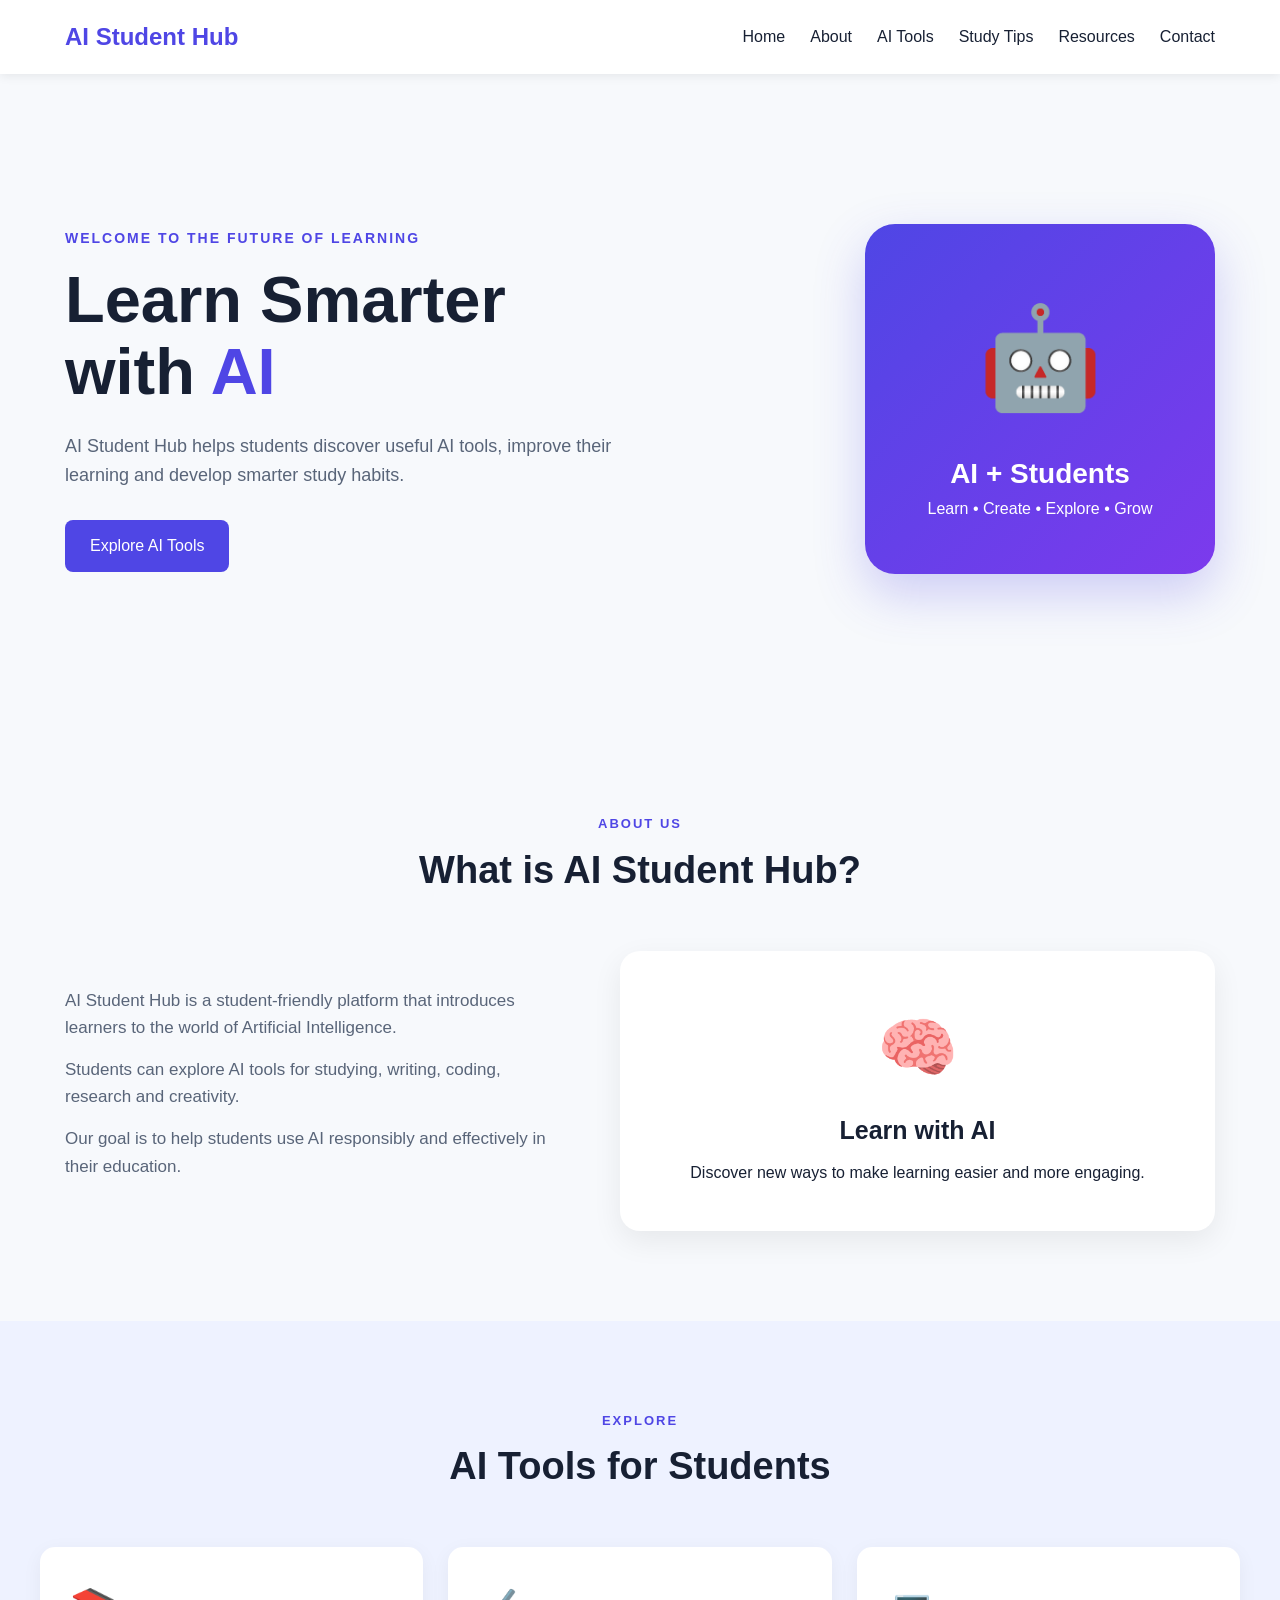
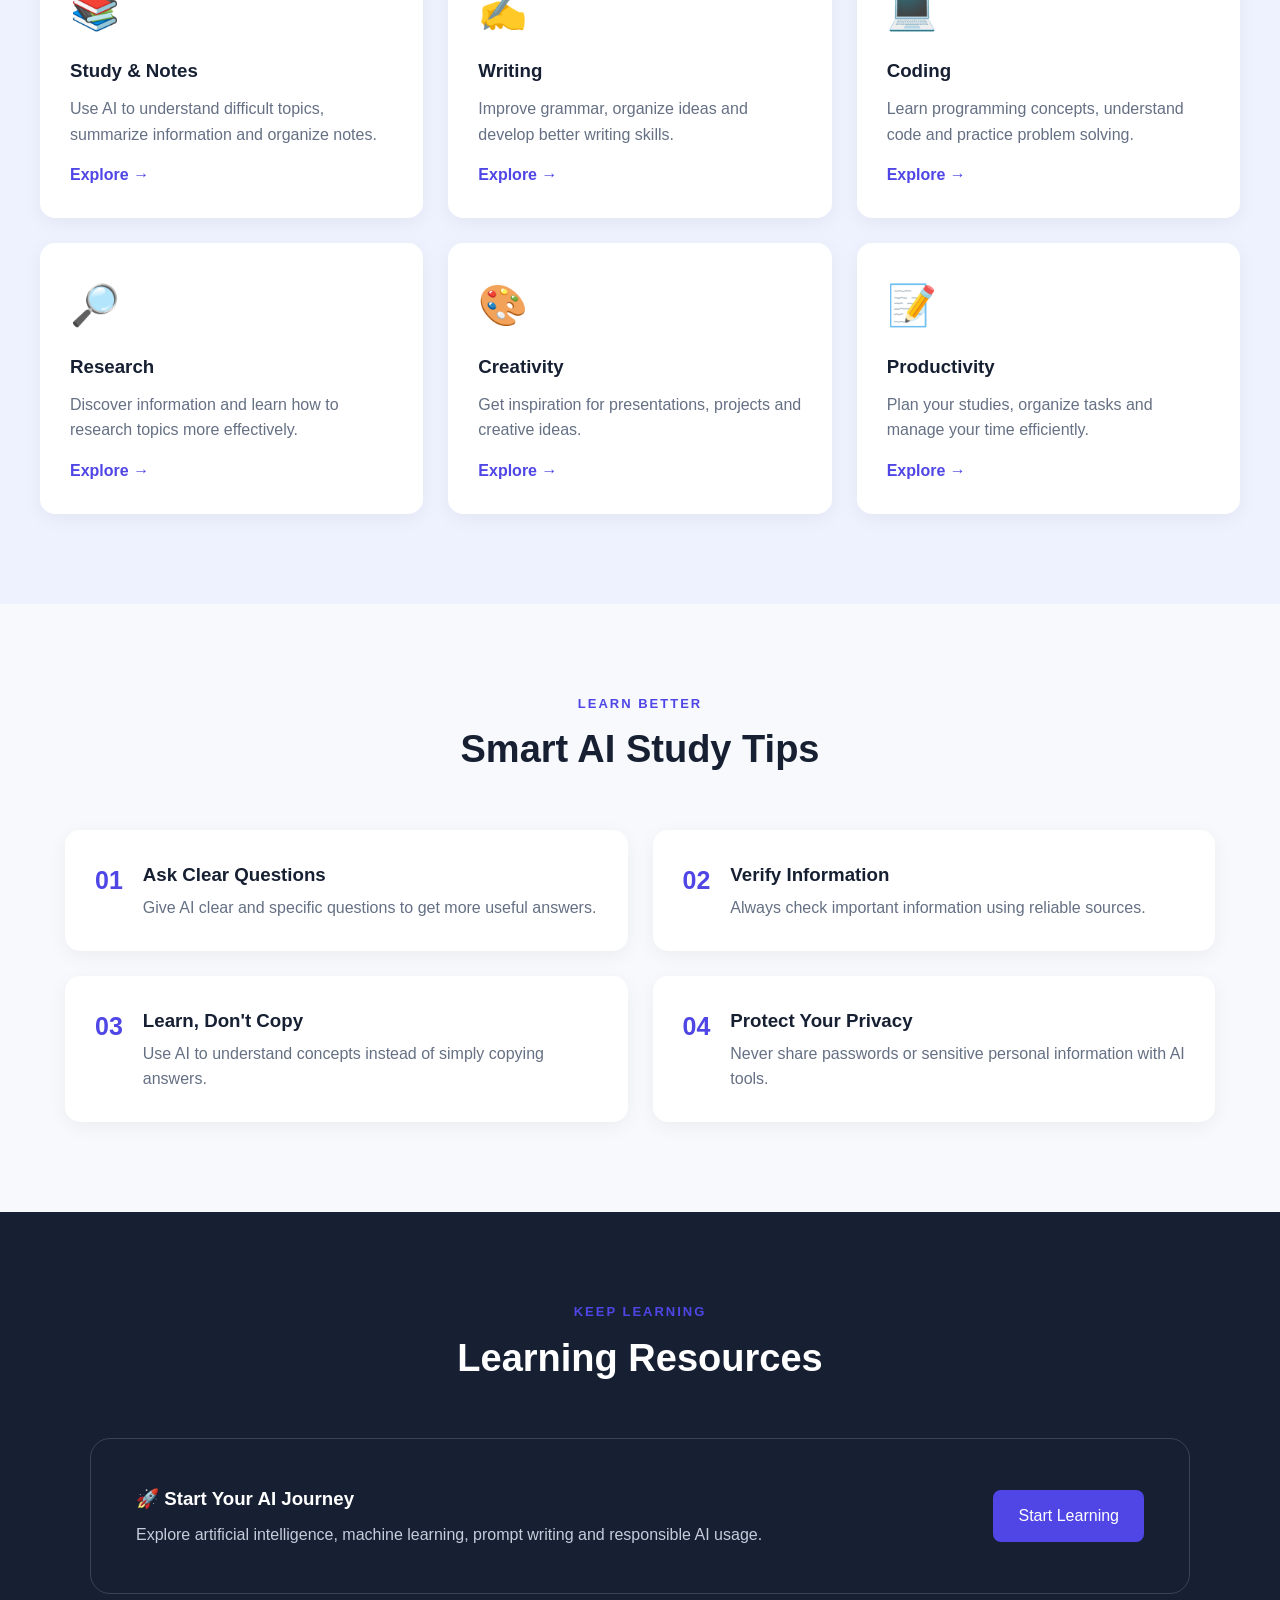
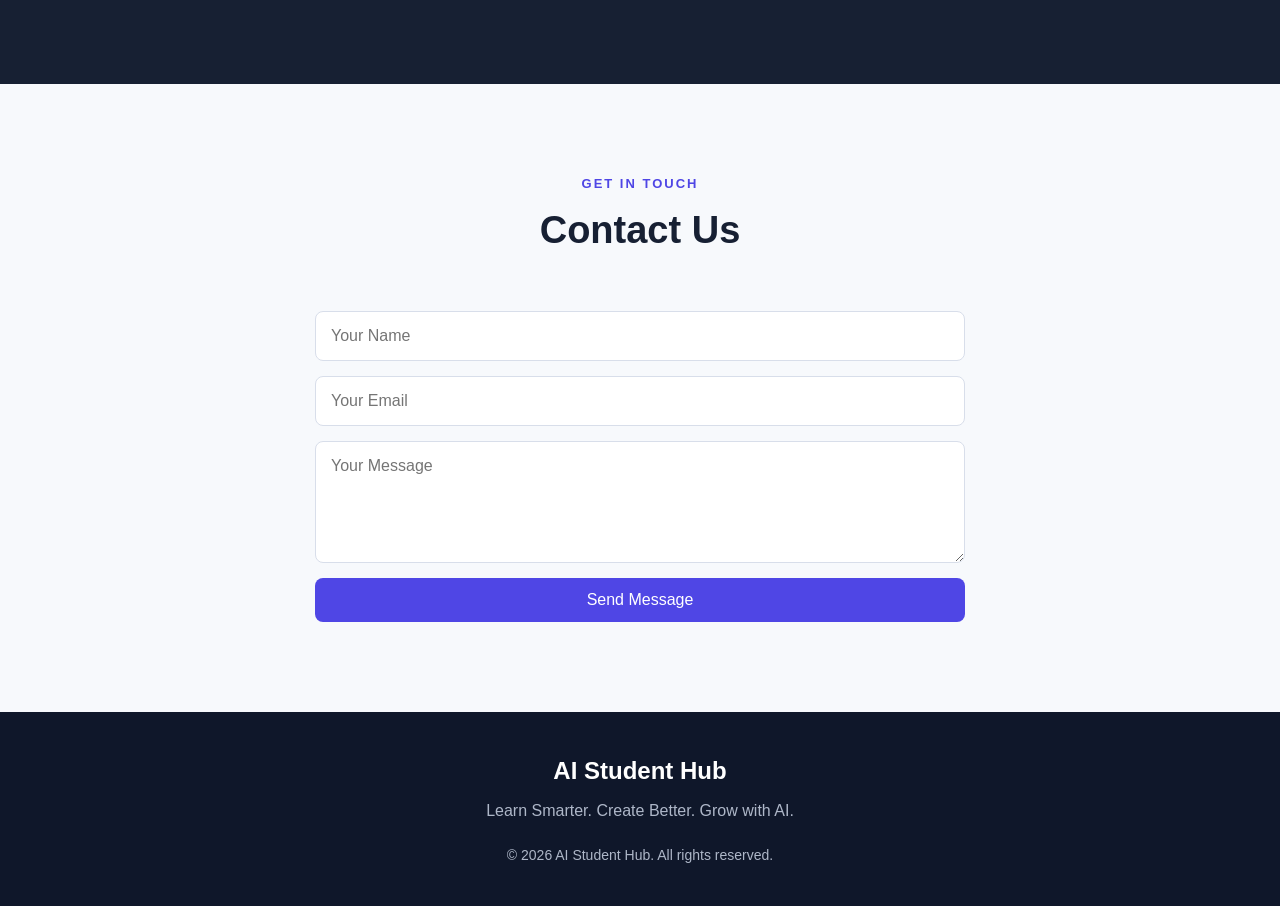
<file: index.html>
<!DOCTYPE html>
<html lang="en">

<head>
    <meta charset="UTF-8">
    <meta name="viewport" content="width=device-width, initial-scale=1.0">
    <title>AI Student Hub</title>
    <link rel="stylesheet" href="style.css">
</head>

<body>

    <!-- Navigation -->
    <header>
        <nav class="navbar">

            <div class="logo">AI Student Hub</div>

            <ul class="nav-links">
                <li><a href="#home">Home</a></li>
                <li><a href="#about">About</a></li>
                <li><a href="#tools">AI Tools</a></li>
                <li><a href="#tips">Study Tips</a></li>
                <li><a href="#resources">Resources</a></li>
                <li><a href="#contact">Contact</a></li>
            </ul>

        </nav>
    </header>


    <!-- HOME -->
    <section id="home" class="hero">

        <div class="hero-content">

            <p class="tagline">
                WELCOME TO THE FUTURE OF LEARNING
            </p>

            <h1>
                Learn Smarter<br>
                with <span>AI</span>
            </h1>

            <p>
                AI Student Hub helps students discover useful AI tools,
                improve their learning and develop smarter study habits.
            </p>

            <a href="#tools" class="btn">
                Explore AI Tools
            </a>

        </div>


        <div class="hero-card">

            <div class="robot">🤖</div>

            <h2>AI + Students</h2>

            <p>
                Learn • Create • Explore • Grow
            </p>

        </div>

    </section>


    <!-- ABOUT -->
    <section id="about" class="section">

        <div class="section-title">

            <p>ABOUT US</p>

            <h2>
                What is AI Student Hub?
            </h2>

        </div>


        <div class="about-content">

            <div class="about-text">

                <p>
                    AI Student Hub is a student-friendly platform
                    that introduces learners to the world of
                    Artificial Intelligence.
                </p>

                <p>
                    Students can explore AI tools for studying,
                    writing, coding, research and creativity.
                </p>

                <p>
                    Our goal is to help students use AI responsibly
                    and effectively in their education.
                </p>

            </div>


            <div class="about-box">

                <div>🧠</div>

                <h3>
                    Learn with AI
                </h3>

                <p>
                    Discover new ways to make learning easier
                    and more engaging.
                </p>

            </div>

        </div>

    </section>


    <!-- AI TOOLS -->
    <section id="tools" class="section tools-section">

        <div class="section-title">

            <p>EXPLORE</p>

            <h2>
                AI Tools for Students
            </h2>

        </div>


        <div class="cards">


            <!-- Study -->
            <div class="card">

                <div class="icon">📚</div>

                <h3>
                    Study & Notes
                </h3>

                <p>
                    Use AI to understand difficult topics,
                    summarize information and organize notes.
                </p>

                <a href="study.html">
                    Explore →
                </a>

            </div>


            <!-- Writing -->
            <div class="card">

                <div class="icon">✍️</div>

                <h3>
                    Writing
                </h3>

                <p>
                    Improve grammar, organize ideas and
                    develop better writing skills.
                </p>

                <a href="writing.html">
                    Explore →
                </a>

            </div>


            <!-- Coding -->
            <div class="card">

                <div class="icon">💻</div>

                <h3>
                    Coding
                </h3>

                <p>
                    Learn programming concepts, understand
                    code and practice problem solving.
                </p>

                <a href="coding.html">
                    Explore →
                </a>

            </div>


            <!-- Research -->
            <div class="card">

                <div class="icon">🔎</div>

                <h3>
                    Research
                </h3>

                <p>
                    Discover information and learn how to
                    research topics more effectively.
                </p>

                <a href="research.html">
                    Explore →
                </a>

            </div>


            <!-- Creativity -->
            <div class="card">

                <div class="icon">🎨</div>

                <h3>
                    Creativity
                </h3>

                <p>
                    Get inspiration for presentations,
                    projects and creative ideas.
                </p>

                <a href="creativity.html">
                    Explore →
                </a>

            </div>


            <!-- Productivity -->
            <div class="card">

                <div class="icon">📝</div>

                <h3>
                    Productivity
                </h3>

                <p>
                    Plan your studies, organize tasks and
                    manage your time efficiently.
                </p>

                <a href="productivity.html">
                    Explore →
                </a>

            </div>

        </div>

    </section>


    <!-- STUDY TIPS -->
    <section id="tips" class="section">

        <div class="section-title">

            <p>LEARN BETTER</p>

            <h2>
                Smart AI Study Tips
            </h2>

        </div>


        <div class="tips">


            <div class="tip">

                <span>01</span>

                <div>

                    <h3>
                        Ask Clear Questions
                    </h3>

                    <p>
                        Give AI clear and specific questions
                        to get more useful answers.
                    </p>

                </div>

            </div>


            <div class="tip">

                <span>02</span>

                <div>

                    <h3>
                        Verify Information
                    </h3>

                    <p>
                        Always check important information
                        using reliable sources.
                    </p>

                </div>

            </div>


            <div class="tip">

                <span>03</span>

                <div>

                    <h3>
                        Learn, Don't Copy
                    </h3>

                    <p>
                        Use AI to understand concepts instead
                        of simply copying answers.
                    </p>

                </div>

            </div>


            <div class="tip">

                <span>04</span>

                <div>

                    <h3>
                        Protect Your Privacy
                    </h3>

                    <p>
                        Never share passwords or sensitive
                        personal information with AI tools.
                    </p>

                </div>

            </div>

        </div>

    </section>


    <!-- RESOURCES -->
    <section id="resources" class="section resources-section">

        <div class="section-title">

            <p>KEEP LEARNING</p>

            <h2>
                Learning Resources
            </h2>

        </div>


        <div class="resource-box">

            <div>

                <h3>
                    🚀 Start Your AI Journey
                </h3>

                <p>
                    Explore artificial intelligence,
                    machine learning, prompt writing
                    and responsible AI usage.
                </p>

            </div>

            <a href="#contact" class="btn">
                Start Learning
            </a>

        </div>

    </section>


    <!-- CONTACT -->
    <section id="contact" class="section">

        <div class="section-title">

            <p>GET IN TOUCH</p>

            <h2>
                Contact Us
            </h2>

        </div>


        <form class="contact-form">

            <input
                type="text"
                placeholder="Your Name"
                required
            >

            <input
                type="email"
                placeholder="Your Email"
                required
            >

            <textarea
                rows="5"
                placeholder="Your Message"
                required
            ></textarea>

            <button type="submit" class="btn">
                Send Message
            </button>

        </form>

    </section>


    <!-- FOOTER -->
    <footer>

        <div class="footer-logo">
            AI Student Hub
        </div>

        <p>
            Learn Smarter. Create Better. Grow with AI.
        </p>

        <p class="copyright">
            © 2026 AI Student Hub. All rights reserved.
        </p>

    </footer>

</body>

</html>
</file>
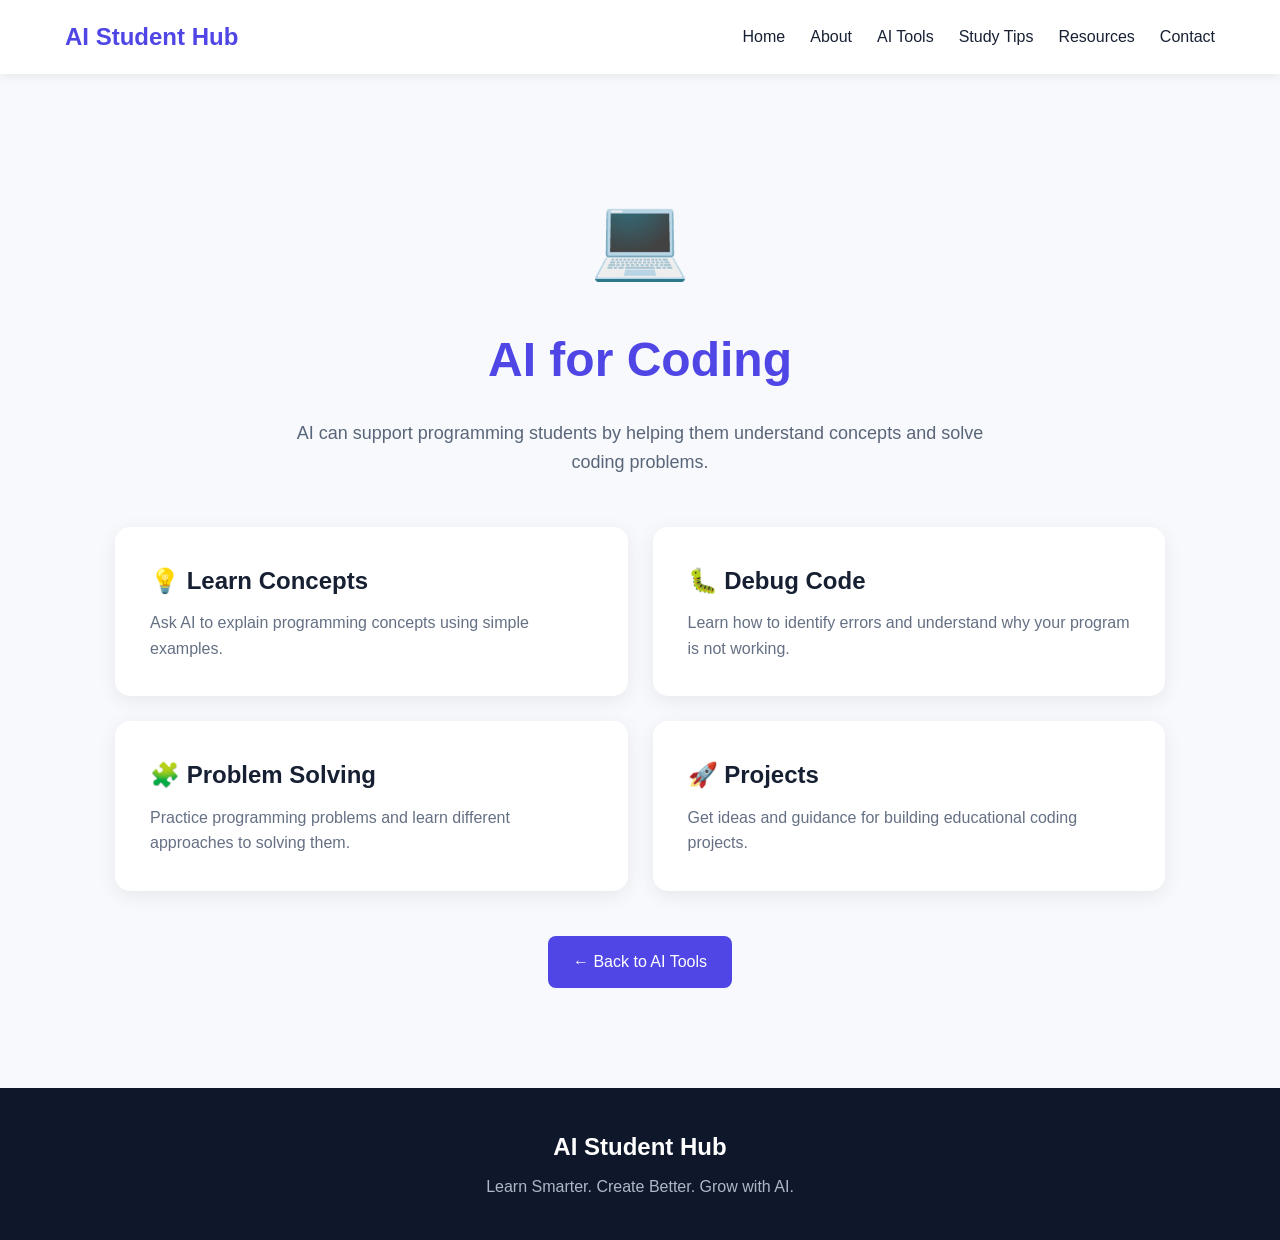
<file: coding.html>
<!DOCTYPE html>
<html lang="en">

<head>

    <meta charset="UTF-8">

    <meta name="viewport"
          content="width=device-width, initial-scale=1.0">

    <title>Coding | AI Student Hub</title>

    <link rel="stylesheet" href="style.css">

</head>

<body>

<header>

    <nav class="navbar">

        <div class="logo">
            AI Student Hub
        </div>

        <ul class="nav-links">

            <li><a href="index.html">Home</a></li>

            <li><a href="index.html#about">About</a></li>

            <li><a href="index.html#tools">AI Tools</a></li>

            <li><a href="index.html#tips">Study Tips</a></li>

            <li><a href="index.html#resources">Resources</a></li>

            <li><a href="index.html#contact">Contact</a></li>

        </ul>

    </nav>

</header>


<section class="detail-page">

    <div class="detail-icon">
        💻
    </div>

    <h1>
        AI for Coding
    </h1>

    <p class="detail-intro">
        AI can support programming students by helping
        them understand concepts and solve coding problems.
    </p>


    <div class="detail-cards">

        <div class="detail-card">

            <h2>
                💡 Learn Concepts
            </h2>

            <p>
                Ask AI to explain programming concepts
                using simple examples.
            </p>

        </div>


        <div class="detail-card">

            <h2>
                🐛 Debug Code
            </h2>

            <p>
                Learn how to identify errors and understand
                why your program is not working.
            </p>

        </div>


        <div class="detail-card">

            <h2>
                🧩 Problem Solving
            </h2>

            <p>
                Practice programming problems and learn
                different approaches to solving them.
            </p>

        </div>


        <div class="detail-card">

            <h2>
                🚀 Projects
            </h2>

            <p>
                Get ideas and guidance for building
                educational coding projects.
            </p>

        </div>

    </div>


    <a href="index.html#tools" class="back-btn">
        ← Back to AI Tools
    </a>

</section>


<footer>

    <div class="footer-logo">
        AI Student Hub
    </div>

    <p>
        Learn Smarter. Create Better. Grow with AI.
    </p>

</footer>

</body>

</html>
</file>
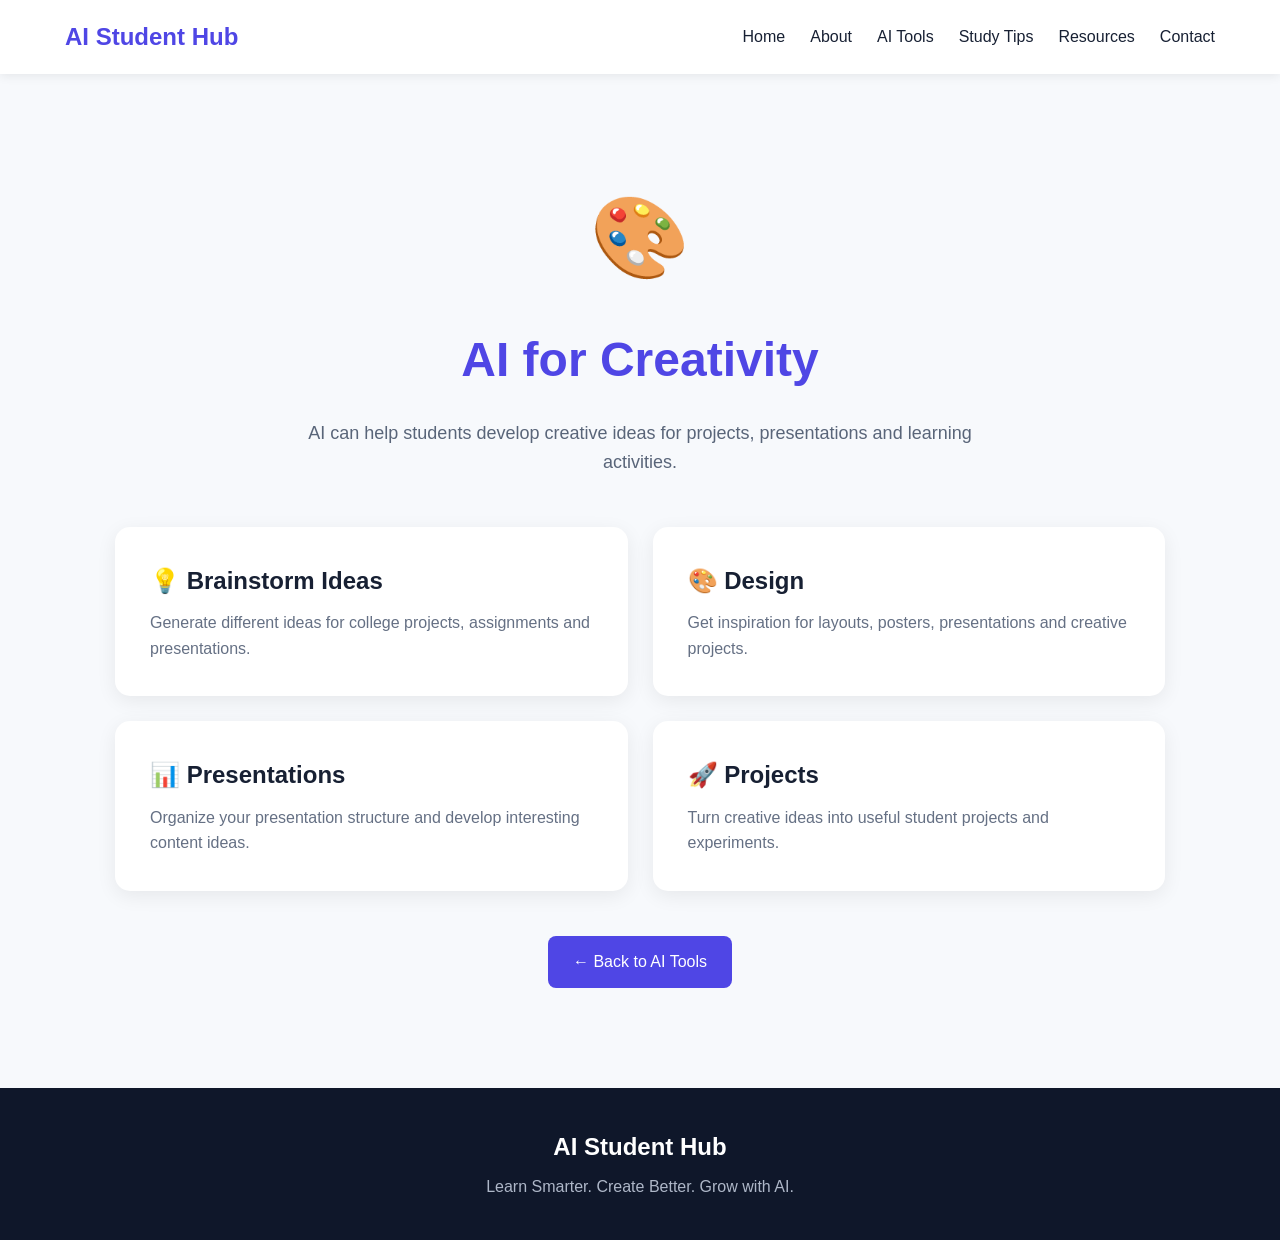
<file: creativity.html>
<!DOCTYPE html>
<html lang="en">

<head>

    <meta charset="UTF-8">

    <meta name="viewport"
          content="width=device-width, initial-scale=1.0">

    <title>Creativity | AI Student Hub</title>

    <link rel="stylesheet" href="style.css">

</head>

<body>

<header>

    <nav class="navbar">

        <div class="logo">
            AI Student Hub
        </div>

        <ul class="nav-links">

            <li><a href="index.html">Home</a></li>

            <li><a href="index.html#about">About</a></li>

            <li><a href="index.html#tools">AI Tools</a></li>

            <li><a href="index.html#tips">Study Tips</a></li>

            <li><a href="index.html#resources">Resources</a></li>

            <li><a href="index.html#contact">Contact</a></li>

        </ul>

    </nav>

</header>


<section class="detail-page">

    <div class="detail-icon">
        🎨
    </div>

    <h1>
        AI for Creativity
    </h1>

    <p class="detail-intro">
        AI can help students develop creative ideas
        for projects, presentations and learning activities.
    </p>


    <div class="detail-cards">

        <div class="detail-card">

            <h2>
                💡 Brainstorm Ideas
            </h2>

            <p>
                Generate different ideas for college projects,
                assignments and presentations.
            </p>

        </div>


        <div class="detail-card">

            <h2>
                🎨 Design
            </h2>

            <p>
                Get inspiration for layouts, posters,
                presentations and creative projects.
            </p>

        </div>


        <div class="detail-card">

            <h2>
                📊 Presentations
            </h2>

            <p>
                Organize your presentation structure and
                develop interesting content ideas.
            </p>

        </div>


        <div class="detail-card">

            <h2>
                🚀 Projects
            </h2>

            <p>
                Turn creative ideas into useful student
                projects and experiments.
            </p>

        </div>

    </div>


    <a href="index.html#tools" class="back-btn">
        ← Back to AI Tools
    </a>

</section>


<footer>

    <div class="footer-logo">
        AI Student Hub
    </div>

    <p>
        Learn Smarter. Create Better. Grow with AI.
    </p>

</footer>

</body>

</html>
</file>
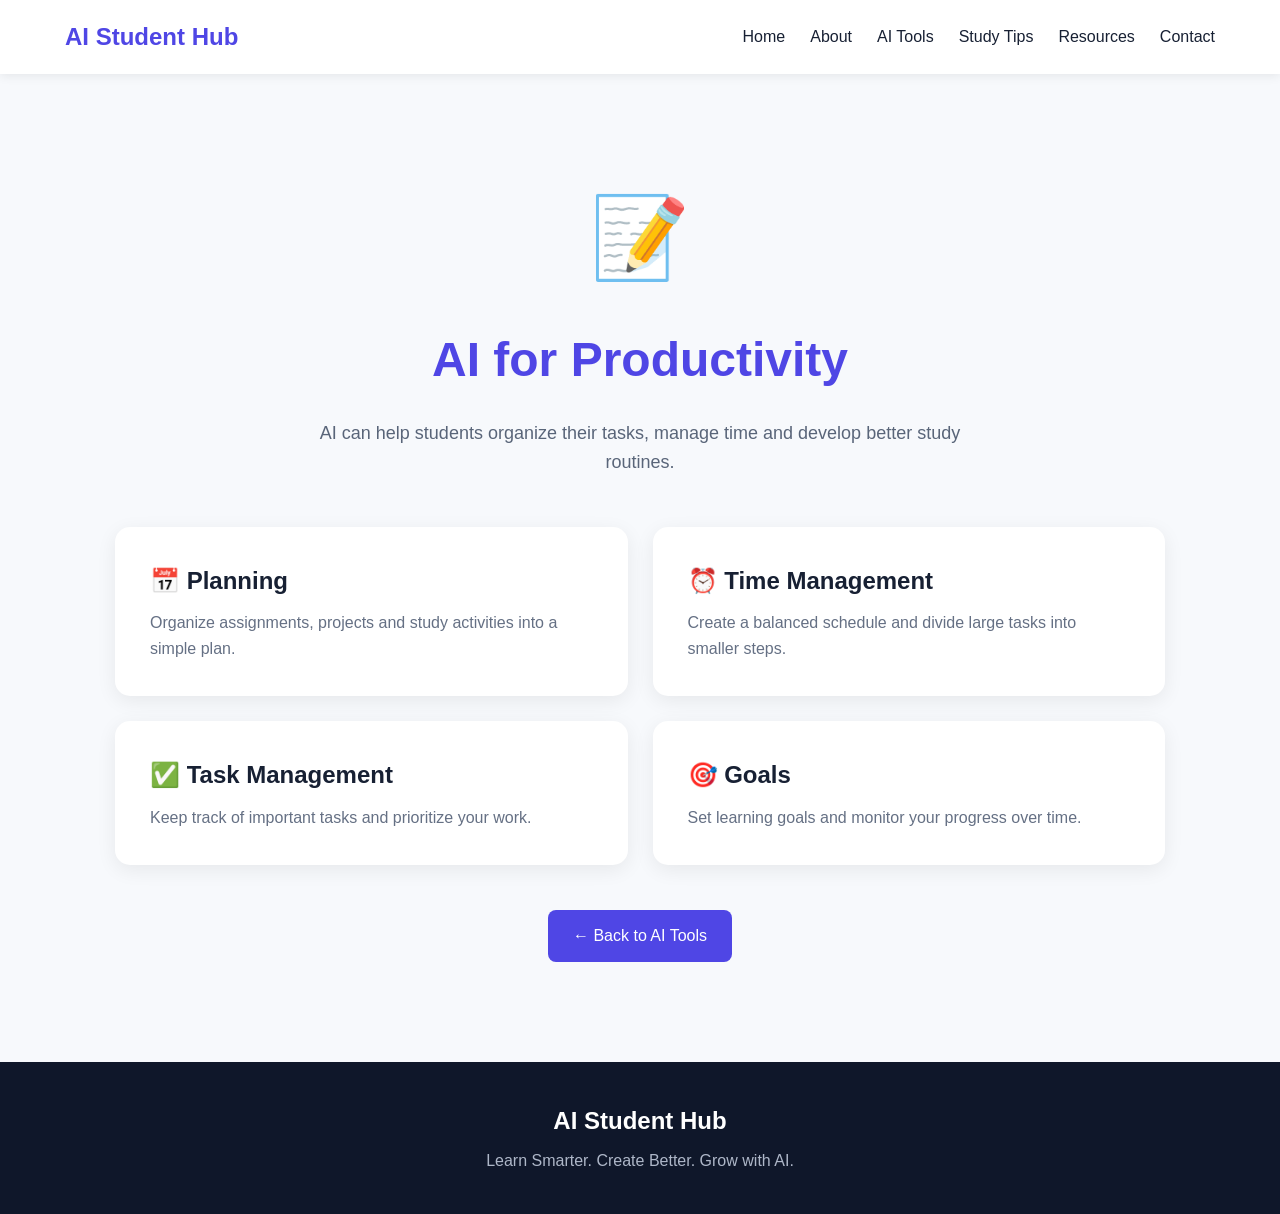
<file: productivity.html>
<!DOCTYPE html>
<html lang="en">

<head>

    <meta charset="UTF-8">

    <meta name="viewport"
          content="width=device-width, initial-scale=1.0">

    <title>Productivity | AI Student Hub</title>

    <link rel="stylesheet" href="style.css">

</head>

<body>

<header>

    <nav class="navbar">

        <div class="logo">
            AI Student Hub
        </div>

        <ul class="nav-links">

            <li><a href="index.html">Home</a></li>

            <li><a href="index.html#about">About</a></li>

            <li><a href="index.html#tools">AI Tools</a></li>

            <li><a href="index.html#tips">Study Tips</a></li>

            <li><a href="index.html#resources">Resources</a></li>

            <li><a href="index.html#contact">Contact</a></li>

        </ul>

    </nav>

</header>


<section class="detail-page">

    <div class="detail-icon">
        📝
    </div>

    <h1>
        AI for Productivity
    </h1>

    <p class="detail-intro">
        AI can help students organize their tasks,
        manage time and develop better study routines.
    </p>


    <div class="detail-cards">

        <div class="detail-card">

            <h2>
                📅 Planning
            </h2>

            <p>
                Organize assignments, projects and study
                activities into a simple plan.
            </p>

        </div>


        <div class="detail-card">

            <h2>
                ⏰ Time Management
            </h2>

            <p>
                Create a balanced schedule and divide
                large tasks into smaller steps.
            </p>

        </div>


        <div class="detail-card">

            <h2>
                ✅ Task Management
            </h2>

            <p>
                Keep track of important tasks and
                prioritize your work.
            </p>

        </div>


        <div class="detail-card">

            <h2>
                🎯 Goals
            </h2>

            <p>
                Set learning goals and monitor your
                progress over time.
            </p>

        </div>

    </div>


    <a href="index.html#tools" class="back-btn">
        ← Back to AI Tools
    </a>

</section>


<footer>

    <div class="footer-logo">
        AI Student Hub
    </div>

    <p>
        Learn Smarter. Create Better. Grow with AI.
    </p>

</footer>

</body>

</html>
</file>
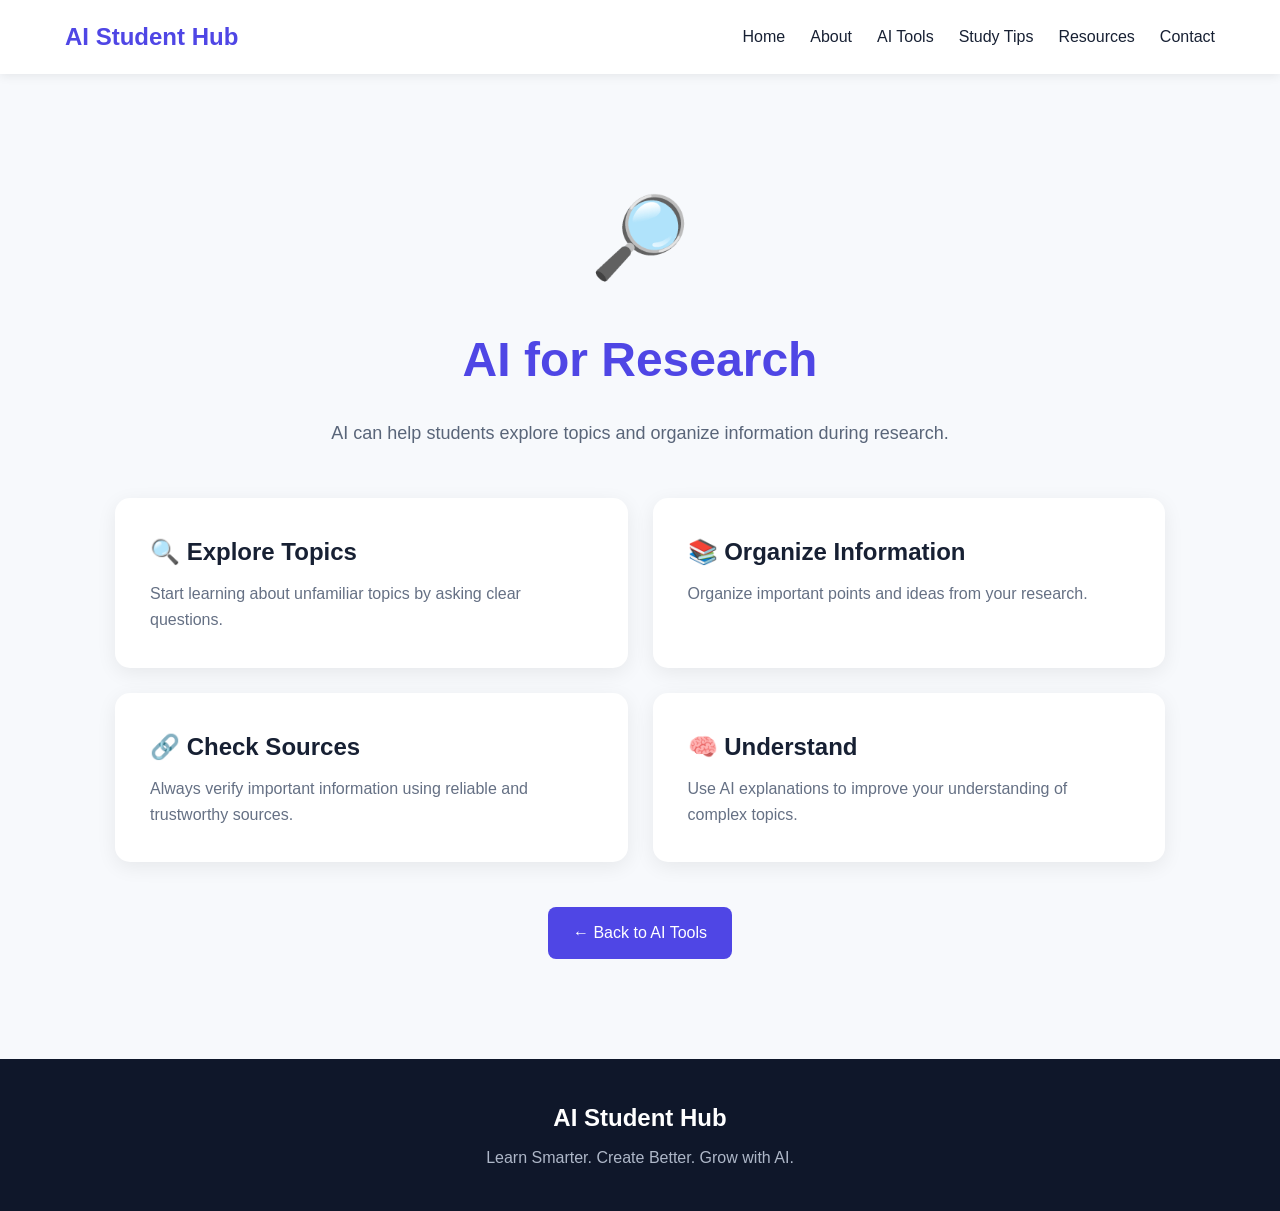
<file: research.html>
<!DOCTYPE html>
<html lang="en">

<head>

    <meta charset="UTF-8">

    <meta name="viewport"
          content="width=device-width, initial-scale=1.0">

    <title>Research | AI Student Hub</title>

    <link rel="stylesheet" href="style.css">

</head>

<body>

<header>

    <nav class="navbar">

        <div class="logo">
            AI Student Hub
        </div>

        <ul class="nav-links">

            <li><a href="index.html">Home</a></li>

            <li><a href="index.html#about">About</a></li>

            <li><a href="index.html#tools">AI Tools</a></li>

            <li><a href="index.html#tips">Study Tips</a></li>

            <li><a href="index.html#resources">Resources</a></li>

            <li><a href="index.html#contact">Contact</a></li>

        </ul>

    </nav>

</header>


<section class="detail-page">

    <div class="detail-icon">
        🔎
    </div>

    <h1>
        AI for Research
    </h1>

    <p class="detail-intro">
        AI can help students explore topics and organize
        information during research.
    </p>


    <div class="detail-cards">

        <div class="detail-card">

            <h2>
                🔍 Explore Topics
            </h2>

            <p>
                Start learning about unfamiliar topics
                by asking clear questions.
            </p>

        </div>


        <div class="detail-card">

            <h2>
                📚 Organize Information
            </h2>

            <p>
                Organize important points and ideas
                from your research.
            </p>

        </div>


        <div class="detail-card">

            <h2>
                🔗 Check Sources
            </h2>

            <p>
                Always verify important information using
                reliable and trustworthy sources.
            </p>

        </div>


        <div class="detail-card">

            <h2>
                🧠 Understand
            </h2>

            <p>
                Use AI explanations to improve your
                understanding of complex topics.
            </p>

        </div>

    </div>


    <a href="index.html#tools" class="back-btn">
        ← Back to AI Tools
    </a>

</section>


<footer>

    <div class="footer-logo">
        AI Student Hub
    </div>

    <p>
        Learn Smarter. Create Better. Grow with AI.
    </p>

</footer>

</body>

</html>
</file>
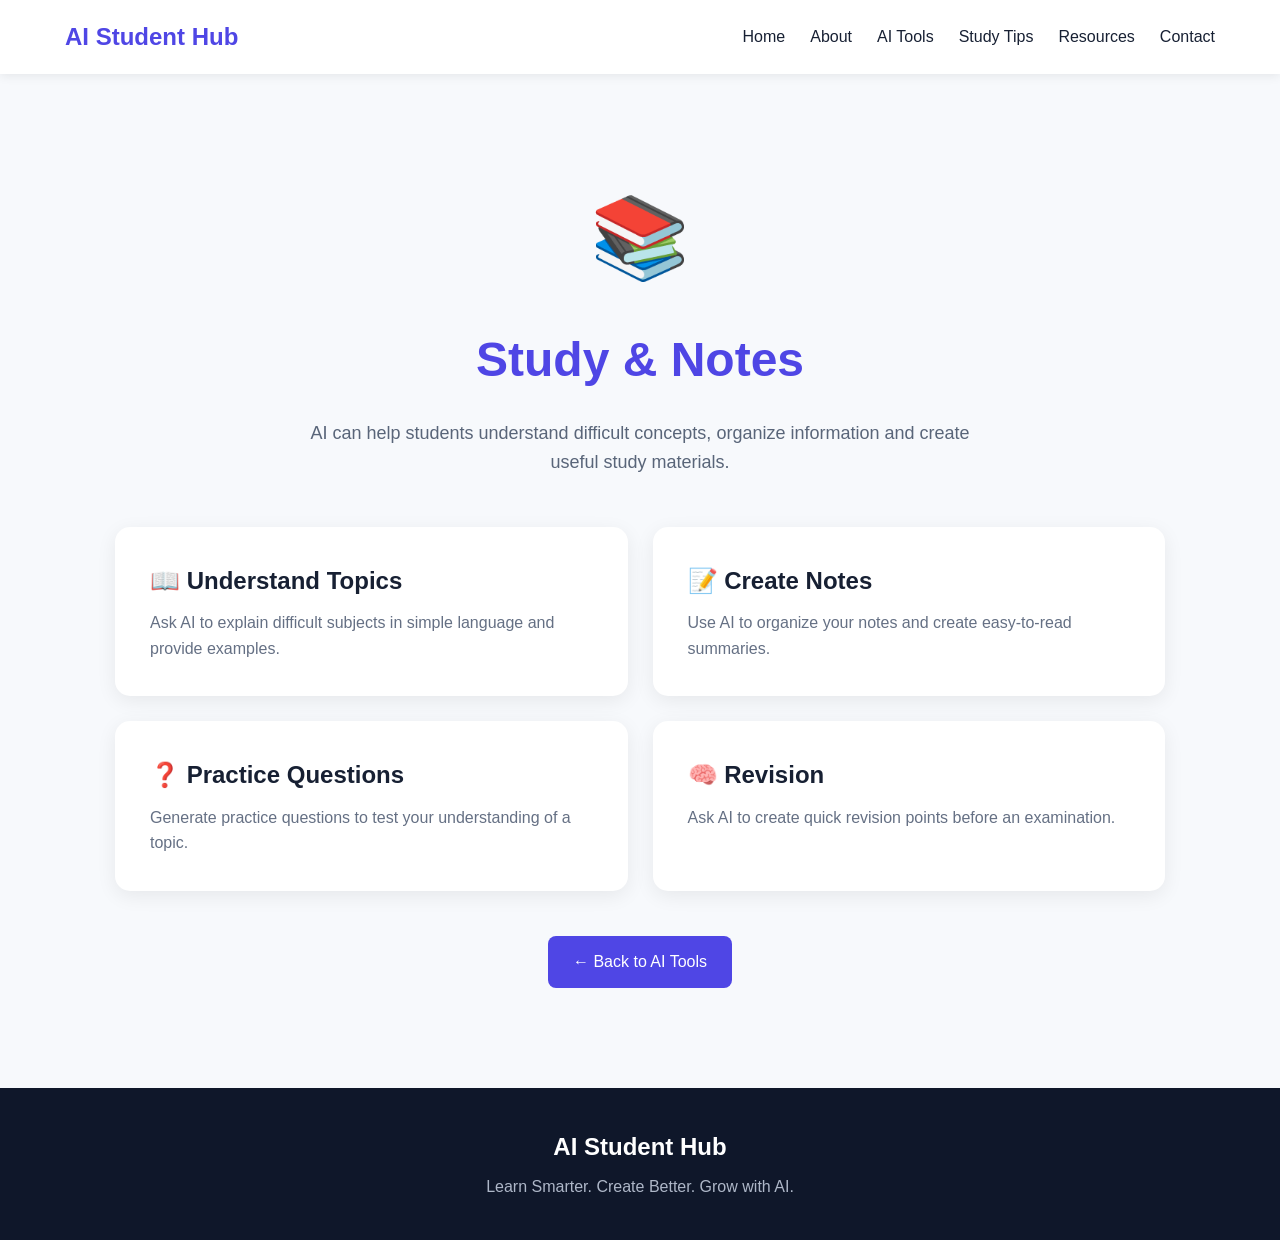
<file: study.html>
<!DOCTYPE html>
<html lang="en">

<head>
    <meta charset="UTF-8">
    <meta name="viewport" content="width=device-width, initial-scale=1.0">

    <title>Study & Notes | AI Student Hub</title>

    <link rel="stylesheet" href="style.css">
</head>

<body>

<header>

    <nav class="navbar">

        <div class="logo">
            AI Student Hub
        </div>

        <ul class="nav-links">

            <li>
                <a href="index.html">Home</a>
            </li>

            <li>
                <a href="index.html#about">About</a>
            </li>

            <li>
                <a href="index.html#tools">AI Tools</a>
            </li>

            <li>
                <a href="index.html#tips">Study Tips</a>
            </li>

            <li>
                <a href="index.html#resources">Resources</a>
            </li>

            <li>
                <a href="index.html#contact">Contact</a>
            </li>

        </ul>

    </nav>

</header>


<section class="detail-page">

    <div class="detail-icon">
        📚
    </div>

    <h1>
        Study & Notes
    </h1>

    <p class="detail-intro">
        AI can help students understand difficult concepts,
        organize information and create useful study materials.
    </p>


    <div class="detail-cards">

        <div class="detail-card">

            <h2>
                📖 Understand Topics
            </h2>

            <p>
                Ask AI to explain difficult subjects
                in simple language and provide examples.
            </p>

        </div>


        <div class="detail-card">

            <h2>
                📝 Create Notes
            </h2>

            <p>
                Use AI to organize your notes and create
                easy-to-read summaries.
            </p>

        </div>


        <div class="detail-card">

            <h2>
                ❓ Practice Questions
            </h2>

            <p>
                Generate practice questions to test
                your understanding of a topic.
            </p>

        </div>


        <div class="detail-card">

            <h2>
                🧠 Revision
            </h2>

            <p>
                Ask AI to create quick revision points
                before an examination.
            </p>

        </div>

    </div>


    <a href="index.html#tools" class="back-btn">
        ← Back to AI Tools
    </a>

</section>


<footer>

    <div class="footer-logo">
        AI Student Hub
    </div>

    <p>
        Learn Smarter. Create Better. Grow with AI.
    </p>

</footer>

</body>

</html>
</file>
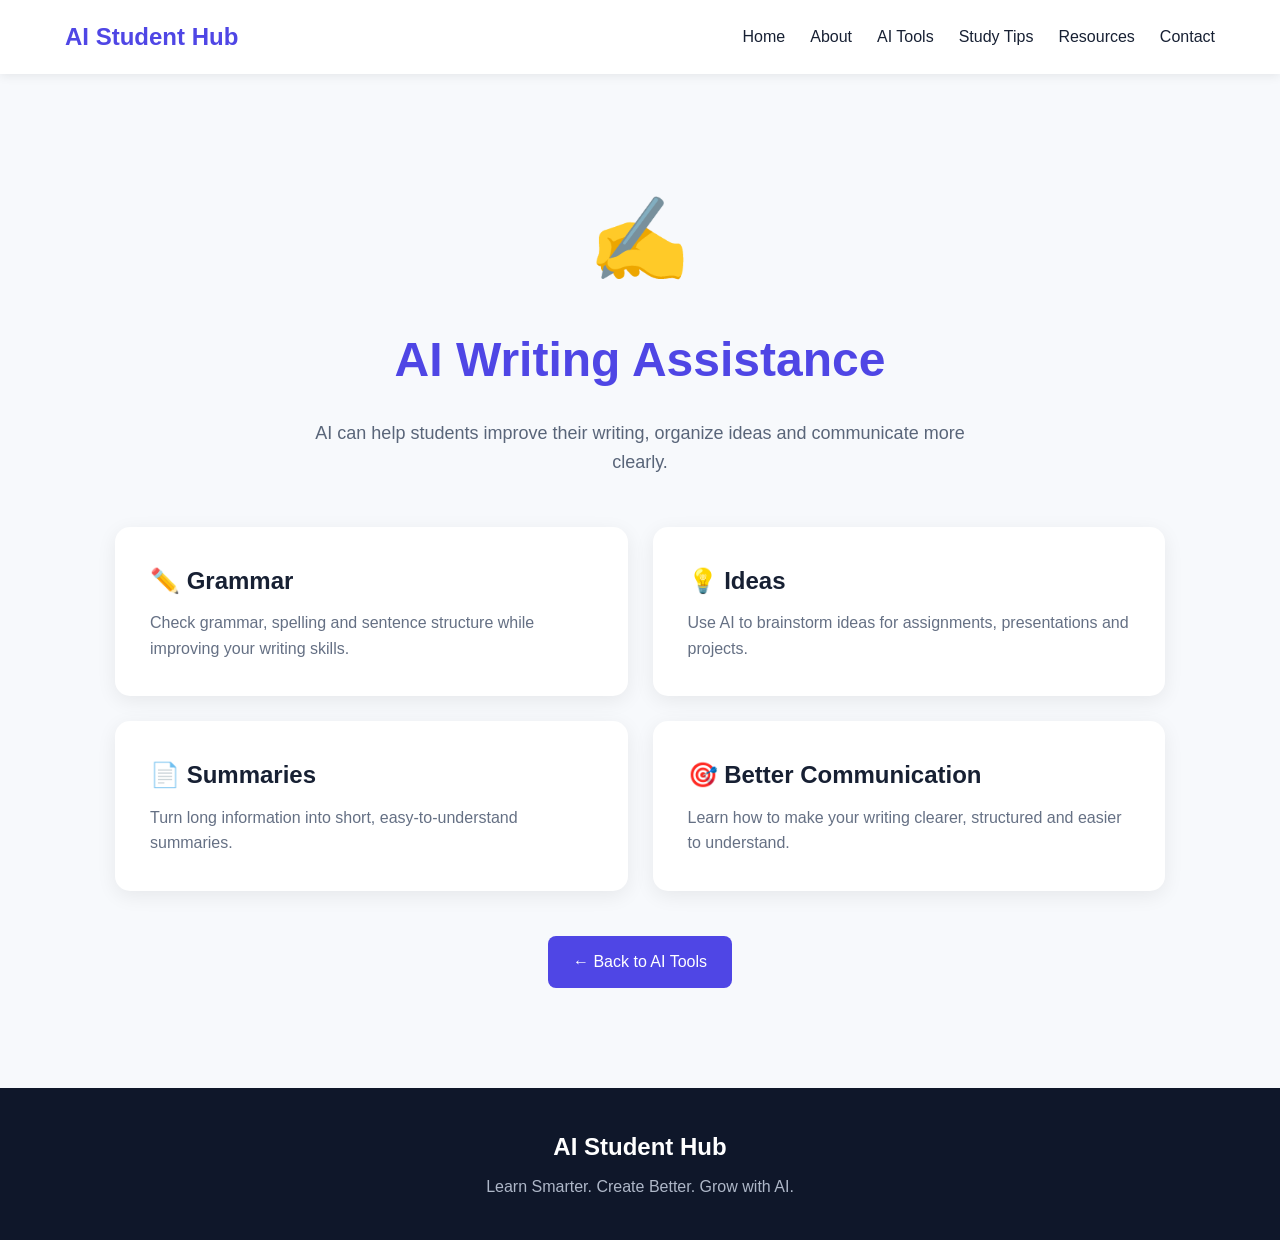
<file: writing.html>
<!DOCTYPE html>
<html lang="en">

<head>

    <meta charset="UTF-8">

    <meta name="viewport"
          content="width=device-width, initial-scale=1.0">

    <title>Writing | AI Student Hub</title>

    <link rel="stylesheet" href="style.css">

</head>

<body>

<header>

    <nav class="navbar">

        <div class="logo">
            AI Student Hub
        </div>

        <ul class="nav-links">

            <li>
                <a href="index.html">Home</a>
            </li>

            <li>
                <a href="index.html#about">About</a>
            </li>

            <li>
                <a href="index.html#tools">AI Tools</a>
            </li>

            <li>
                <a href="index.html#tips">Study Tips</a>
            </li>

            <li>
                <a href="index.html#resources">Resources</a>
            </li>

            <li>
                <a href="index.html#contact">Contact</a>
            </li>

        </ul>

    </nav>

</header>


<section class="detail-page">

    <div class="detail-icon">
        ✍️
    </div>

    <h1>
        AI Writing Assistance
    </h1>

    <p class="detail-intro">
        AI can help students improve their writing,
        organize ideas and communicate more clearly.
    </p>


    <div class="detail-cards">

        <div class="detail-card">

            <h2>
                ✏️ Grammar
            </h2>

            <p>
                Check grammar, spelling and sentence
                structure while improving your writing skills.
            </p>

        </div>


        <div class="detail-card">

            <h2>
                💡 Ideas
            </h2>

            <p>
                Use AI to brainstorm ideas for assignments,
                presentations and projects.
            </p>

        </div>


        <div class="detail-card">

            <h2>
                📄 Summaries
            </h2>

            <p>
                Turn long information into short,
                easy-to-understand summaries.
            </p>

        </div>


        <div class="detail-card">

            <h2>
                🎯 Better Communication
            </h2>

            <p>
                Learn how to make your writing clearer,
                structured and easier to understand.
            </p>

        </div>

    </div>


    <a href="index.html#tools" class="back-btn">
        ← Back to AI Tools
    </a>

</section>


<footer>

    <div class="footer-logo">
        AI Student Hub
    </div>

    <p>
        Learn Smarter. Create Better. Grow with AI.
    </p>

</footer>

</body>

</html>
</file>
<file: style.css>
* {
    margin: 0;
    padding: 0;
    box-sizing: border-box;
}

html {
    scroll-behavior: smooth;
}

body {
    font-family: Arial, sans-serif;
    color: #172033;
    background: #f7f9fc;
    line-height: 1.6;
}


/* =========================
   NAVIGATION
========================= */

header {
    background: white;
    position: sticky;
    top: 0;
    z-index: 1000;
    box-shadow: 0 2px 10px rgba(0, 0, 0, 0.08);
}

.navbar {
    max-width: 1200px;
    margin: auto;
    padding: 18px 25px;

    display: flex;
    justify-content: space-between;
    align-items: center;
}

.logo {
    font-size: 24px;
    font-weight: bold;
    color: #4f46e5;
}

.nav-links {
    list-style: none;

    display: flex;
    gap: 25px;
}

.nav-links a {
    text-decoration: none;
    color: #172033;
    font-weight: 500;
}

.nav-links a:hover {
    color: #4f46e5;
}


/* =========================
   HERO
========================= */

.hero {
    min-height: 650px;

    max-width: 1200px;
    margin: auto;

    padding: 80px 25px;

    display: flex;
    align-items: center;
    justify-content: space-between;

    gap: 50px;
}

.hero-content {
    max-width: 650px;
}

.tagline {
    color: #4f46e5;
    font-size: 14px;
    font-weight: bold;
    letter-spacing: 2px;
    margin-bottom: 15px;
}

.hero h1 {
    font-size: 65px;
    line-height: 1.1;
    margin-bottom: 25px;
}

.hero h1 span {
    color: #4f46e5;
}

.hero-content > p:not(.tagline) {
    font-size: 18px;
    color: #596579;
    margin-bottom: 30px;
    max-width: 550px;
}


/* BUTTON */

.btn {
    display: inline-block;

    background: #4f46e5;
    color: white;

    padding: 13px 25px;

    border-radius: 8px;

    text-decoration: none;

    border: none;

    cursor: pointer;

    font-size: 16px;
}

.btn:hover {
    background: #3730a3;
}


/* HERO CARD */

.hero-card {
    width: 350px;
    height: 350px;

    border-radius: 30px;

    background: linear-gradient(
        135deg,
        #4f46e5,
        #7c3aed
    );

    color: white;

    display: flex;
    flex-direction: column;

    justify-content: center;
    align-items: center;

    text-align: center;

    box-shadow: 0 20px 50px rgba(79, 70, 229, 0.25);
}

.robot {
    font-size: 100px;
    margin-bottom: 15px;
}

.hero-card h2 {
    font-size: 28px;
}


/* =========================
   SECTIONS
========================= */

.section {
    max-width: 1200px;
    margin: auto;

    padding: 90px 25px;
}

.section-title {
    text-align: center;
    margin-bottom: 50px;
}

.section-title p {
    color: #4f46e5;

    font-size: 13px;

    font-weight: bold;

    letter-spacing: 2px;
}

.section-title h2 {
    font-size: 38px;
    margin-top: 5px;
}


/* =========================
   ABOUT
========================= */

.about-content {
    display: flex;

    gap: 50px;

    align-items: center;
}

.about-text {
    flex: 1;

    color: #596579;

    font-size: 17px;
}

.about-text p {
    margin-bottom: 15px;
}

.about-box {
    flex: 1;

    background: white;

    padding: 45px;

    text-align: center;

    border-radius: 20px;

    box-shadow:
        0 10px 30px rgba(0, 0, 0, 0.07);
}

.about-box div {
    font-size: 65px;
}

.about-box h3 {
    font-size: 25px;

    margin: 10px 0;
}


/* =========================
   AI TOOLS
========================= */

.tools-section {
    max-width: none;

    background: #eef2ff;
}

.tools-section .section-title {
    max-width: 1200px;

    margin-left: auto;
    margin-right: auto;
}

.cards {
    max-width: 1200px;

    margin-left: auto;
    margin-right: auto;

    display: grid;

    grid-template-columns:
        repeat(3, 1fr);

    gap: 25px;
}

.card {
    background: white;

    padding: 30px;

    border-radius: 15px;

    transition: 0.3s;

    box-shadow:
        0 5px 20px rgba(0, 0, 0, 0.05);
}

.card:hover {
    transform: translateY(-8px);

    box-shadow:
        0 15px 30px rgba(0, 0, 0, 0.1);
}

.icon {
    font-size: 40px;

    margin-bottom: 15px;
}

.card h3 {
    margin-bottom: 10px;
}

.card p {
    color: #657084;

    margin-bottom: 15px;
}

.card a {
    color: #4f46e5;

    text-decoration: none;

    font-weight: bold;
}

.card a:hover {
    text-decoration: underline;
}


/* =========================
   STUDY TIPS
========================= */

.tips {
    display: grid;

    grid-template-columns:
        repeat(2, 1fr);

    gap: 25px;
}

.tip {
    background: white;

    padding: 30px;

    border-radius: 15px;

    display: flex;

    gap: 20px;

    box-shadow:
        0 5px 20px rgba(0, 0, 0, 0.05);
}

.tip > span {
    font-size: 25px;

    font-weight: bold;

    color: #4f46e5;
}

.tip h3 {
    margin-bottom: 5px;
}

.tip p {
    color: #657084;
}


/* =========================
   RESOURCES
========================= */

.resources-section {
    max-width: none;

    background: #172033;

    color: white;
}

.resource-box {
    max-width: 1100px;

    margin: auto;

    padding: 45px;

    border: 1px solid #39445a;

    border-radius: 20px;

    display: flex;

    justify-content: space-between;

    align-items: center;

    gap: 30px;
}

.resource-box p {
    color: #c5ccda;

    margin-top: 8px;
}


/* =========================
   CONTACT
========================= */

.contact-form {
    max-width: 650px;

    margin: auto;

    display: flex;

    flex-direction: column;

    gap: 15px;
}

.contact-form input,
.contact-form textarea {
    width: 100%;

    padding: 15px;

    border: 1px solid #d8deea;

    border-radius: 8px;

    font-size: 16px;

    font-family: inherit;
}

.contact-form textarea {
    resize: vertical;
}


/* =========================
   FOOTER
========================= */

footer {
    background: #0f172a;

    color: white;

    text-align: center;

    padding: 40px 20px;
}

.footer-logo {
    font-size: 24px;

    font-weight: bold;

    margin-bottom: 8px;
}

footer p {
    color: #aeb7c8;
}

.copyright {
    margin-top: 20px;

    font-size: 14px;
}


/* =========================
   DETAIL PAGES
========================= */

.detail-page {
    max-width: 1100px;

    margin: auto;

    padding: 100px 25px;

    text-align: center;

    min-height: 700px;
}

.detail-icon {
    font-size: 80px;

    margin-bottom: 20px;
}

.detail-page h1 {
    font-size: 48px;

    color: #4f46e5;

    margin-bottom: 20px;
}

.detail-intro {
    max-width: 700px;

    margin: 0 auto 50px;

    color: #596579;

    font-size: 18px;
}

.detail-cards {
    display: grid;

    grid-template-columns:
        repeat(2, 1fr);

    gap: 25px;

    margin-bottom: 45px;
}

.detail-card {
    background: white;

    padding: 35px;

    border-radius: 15px;

    text-align: left;

    box-shadow:
        0 5px 20px rgba(0, 0, 0, 0.07);

    transition: 0.3s;
}

.detail-card:hover {
    transform: translateY(-5px);
}

.detail-card h2 {
    margin-bottom: 10px;

    color: #172033;
}

.detail-card p {
    color: #657084;
}

.back-btn {
    display: inline-block;

    background: #4f46e5;

    color: white;

    padding: 13px 25px;

    border-radius: 8px;

    text-decoration: none;
}

.back-btn:hover {
    background: #3730a3;
}


/* =========================
   RESPONSIVE DESIGN
========================= */

@media (max-width: 900px) {

    .nav-links {
        gap: 12px;
    }

    .hero {
        flex-direction: column;

        text-align: center;
    }

    .hero h1 {
        font-size: 50px;
    }

    .cards {
        grid-template-columns:
            repeat(2, 1fr);
    }

    .about-content {
        flex-direction: column;
    }
}


@media (max-width: 600px) {

    .navbar {
        flex-direction: column;

        gap: 15px;
    }

    .nav-links {
        flex-wrap: wrap;

        justify-content: center;

        gap: 12px;
    }

    .hero {
        padding-top: 50px;
    }

    .hero h1 {
        font-size: 40px;
    }

    .hero-card {
        width: 280px;
        height: 280px;
    }

    .robot {
        font-size: 70px;
    }

    .section-title h2 {
        font-size: 30px;
    }

    .cards,
    .tips,
    .detail-cards {
        grid-template-columns: 1fr;
    }

    .resource-box {
        flex-direction: column;

        text-align: center;
    }

    .detail-page h1 {
        font-size: 36px;
    }
}
</file>
